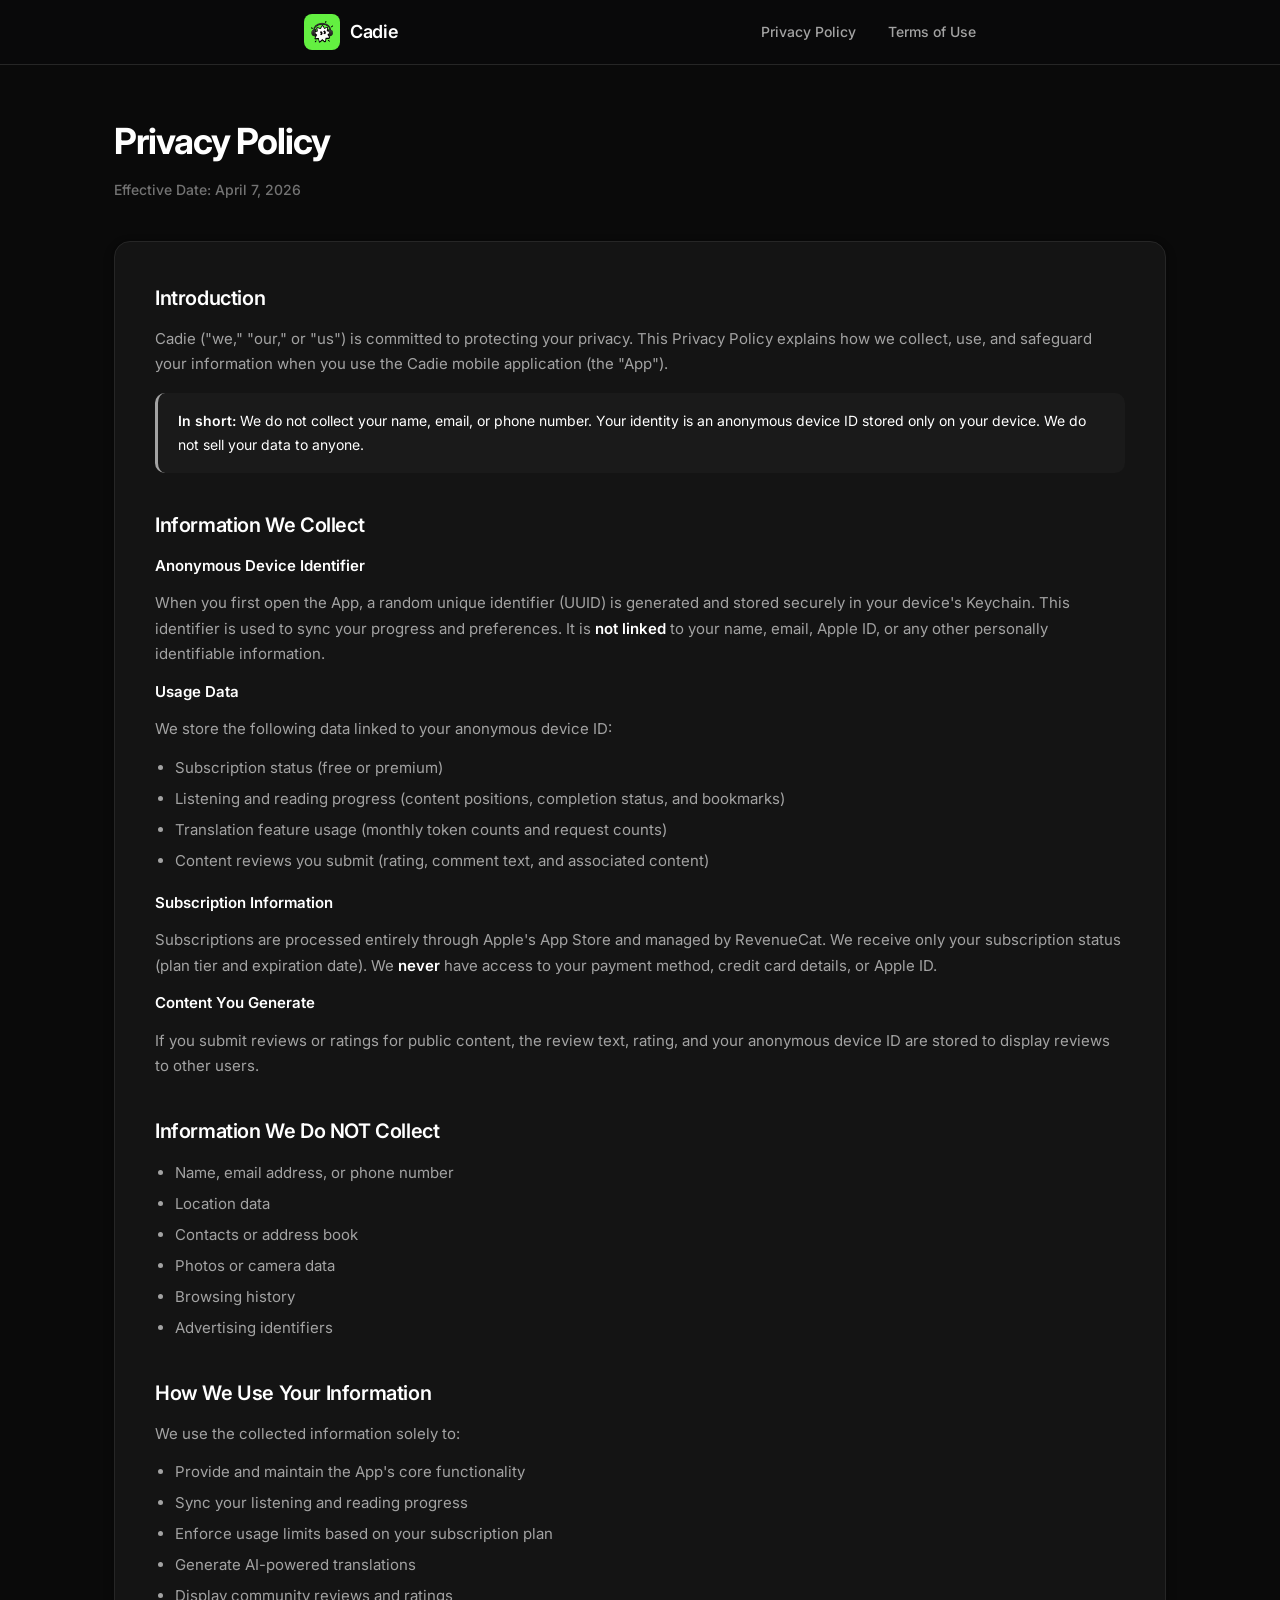
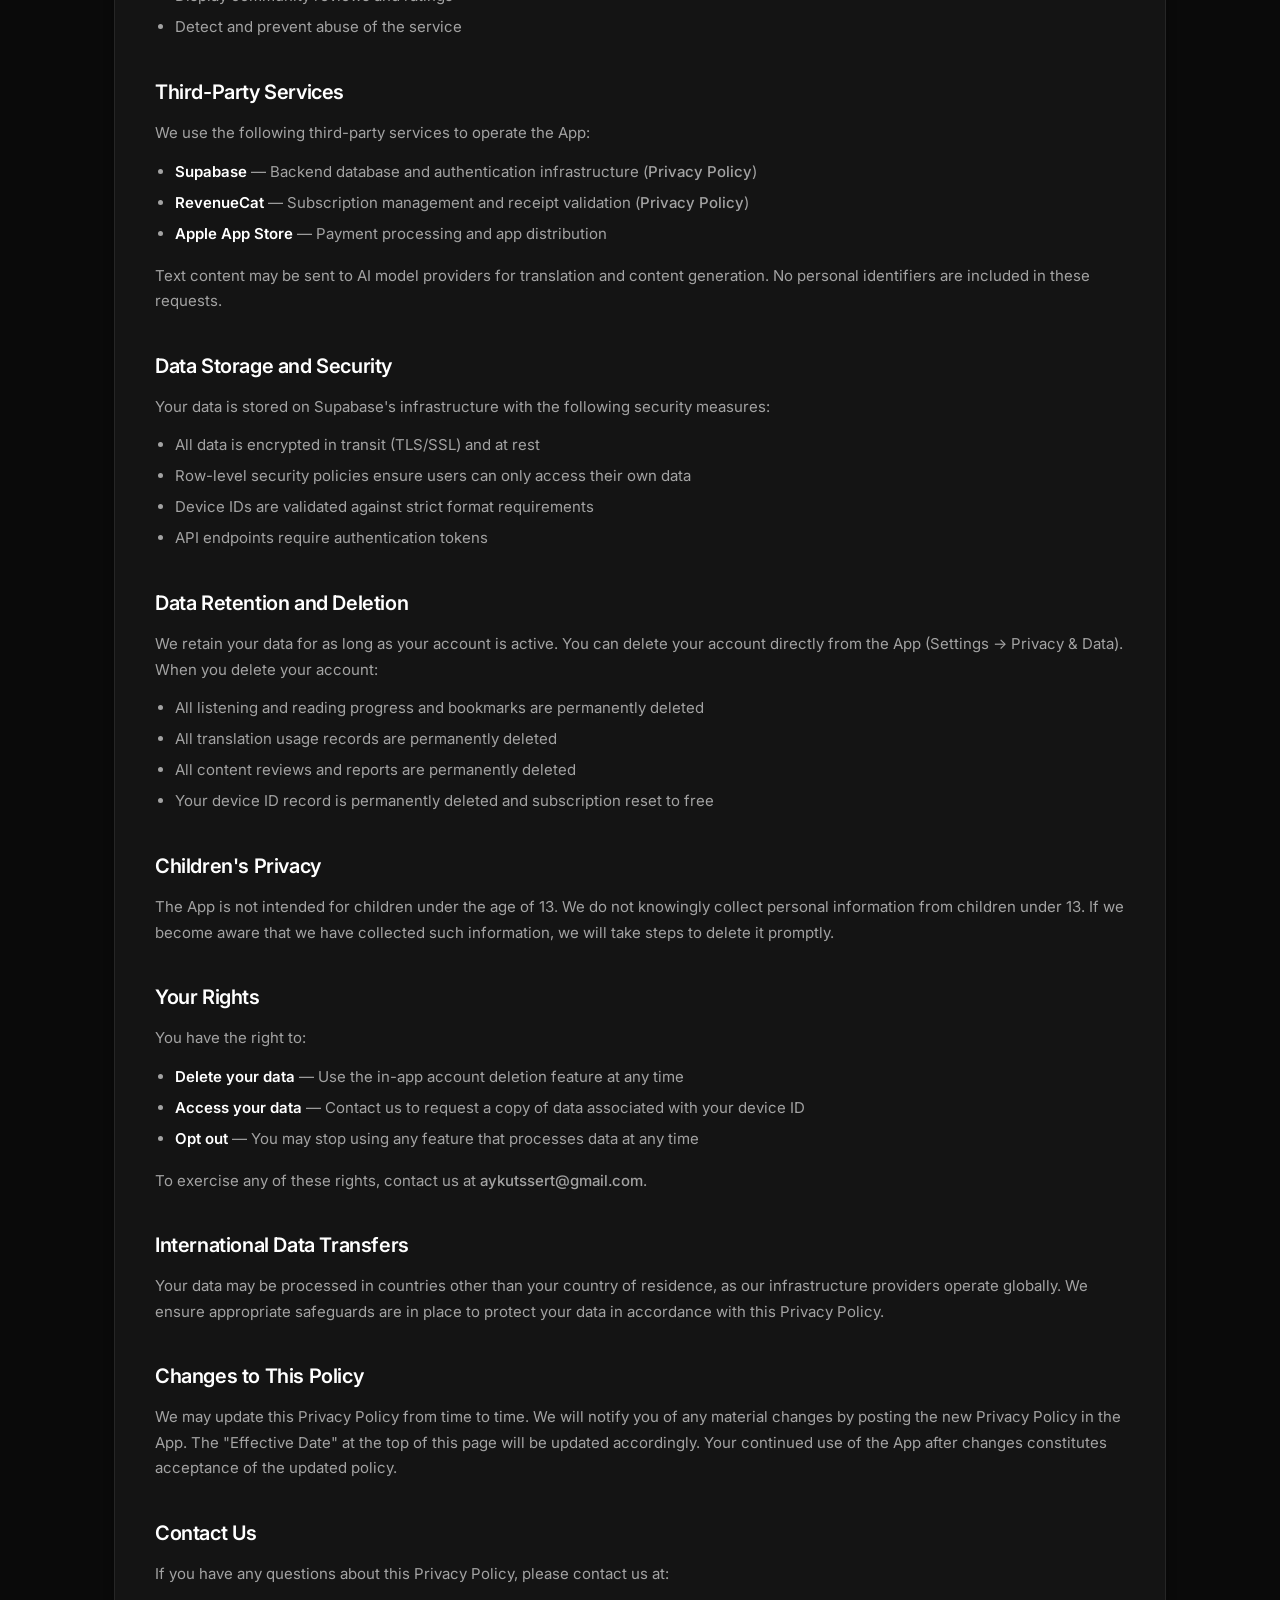
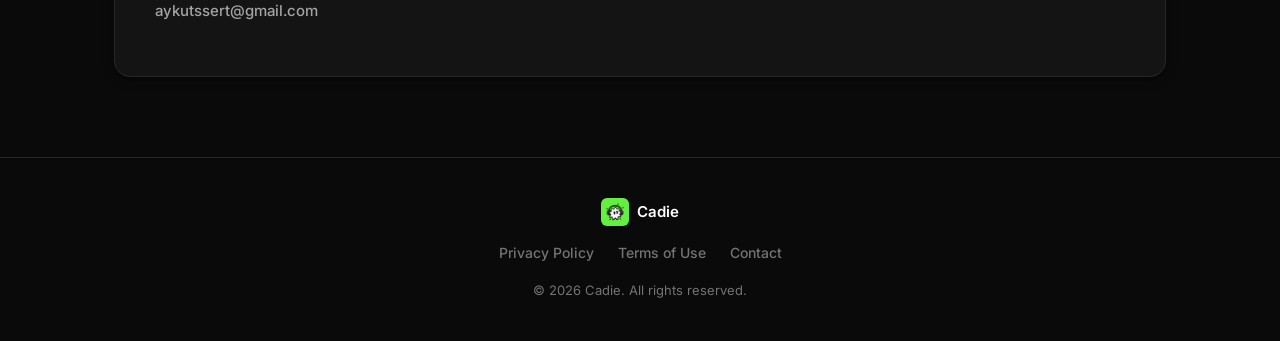
<file: privacy.html>
<!DOCTYPE html>
<html lang="en">
<head>
    <meta charset="UTF-8">
    <meta name="viewport" content="width=device-width, initial-scale=1.0">
    <title>Privacy Policy — Cadie</title>
    <link rel="preconnect" href="https://fonts.googleapis.com">
    <link rel="preconnect" href="https://fonts.gstatic.com" crossorigin>
    <link href="https://fonts.googleapis.com/css2?family=Inter:wght@400;500;600;700&display=swap" rel="stylesheet">
    <link rel="stylesheet" href="style.css">
    <link rel="icon" type="image/svg+xml" href="favicon.svg">
</head>
<body>
    <nav class="navbar">
        <div class="container nav-content">
            <a href="." class="logo">
                <img src="cadie-app-logo.png" alt="" class="nav-logo" width="36" height="36">
                <span class="logo-text">Cadie</span>
            </a>
            <div class="nav-links">
                <a href="privacy.html">Privacy Policy</a>
                <a href="terms.html">Terms of Use</a>
            </div>
        </div>
    </nav>

    <main class="legal-page">
        <div class="container">
            <div class="legal-header">
                <h1>Privacy Policy</h1>
                <p class="legal-date">Effective Date: April 7, 2026</p>
            </div>

            <div class="legal-content">
                <h2>Introduction</h2>
                <p>Cadie ("we," "our," or "us") is committed to protecting your privacy. This Privacy Policy explains how we collect, use, and safeguard your information when you use the Cadie mobile application (the "App").</p>

                <div class="highlight-box">
                    <p><strong>In short:</strong> We do not collect your name, email, or phone number. Your identity is an anonymous device ID stored only on your device. We do not sell your data to anyone.</p>
                </div>

                <h2>Information We Collect</h2>

                <p><strong>Anonymous Device Identifier</strong></p>
                <p>When you first open the App, a random unique identifier (UUID) is generated and stored securely in your device's Keychain. This identifier is used to sync your progress and preferences. It is <strong>not linked</strong> to your name, email, Apple ID, or any other personally identifiable information.</p>

                <p><strong>Usage Data</strong></p>
                <p>We store the following data linked to your anonymous device ID:</p>
                <ul>
                    <li>Subscription status (free or premium)</li>
                    <li>Listening and reading progress (content positions, completion status, and bookmarks)</li>
                    <li>Translation feature usage (monthly token counts and request counts)</li>
                    <li>Content reviews you submit (rating, comment text, and associated content)</li>
                </ul>

                <p><strong>Subscription Information</strong></p>
                <p>Subscriptions are processed entirely through Apple's App Store and managed by RevenueCat. We receive only your subscription status (plan tier and expiration date). We <strong>never</strong> have access to your payment method, credit card details, or Apple ID.</p>

                <p><strong>Content You Generate</strong></p>
                <p>If you submit reviews or ratings for public content, the review text, rating, and your anonymous device ID are stored to display reviews to other users.</p>

                <h2>Information We Do NOT Collect</h2>
                <ul>
                    <li>Name, email address, or phone number</li>
                    <li>Location data</li>
                    <li>Contacts or address book</li>
                    <li>Photos or camera data</li>
                    <li>Browsing history</li>
                    <li>Advertising identifiers</li>
                </ul>

                <h2>How We Use Your Information</h2>
                <p>We use the collected information solely to:</p>
                <ul>
                    <li>Provide and maintain the App's core functionality</li>
                    <li>Sync your listening and reading progress</li>
                    <li>Enforce usage limits based on your subscription plan</li>
                    <li>Generate AI-powered translations</li>
                    <li>Display community reviews and ratings</li>
                    <li>Detect and prevent abuse of the service</li>
                </ul>

                <h2>Third-Party Services</h2>
                <p>We use the following third-party services to operate the App:</p>
                <ul>
                    <li><strong>Supabase</strong> — Backend database and authentication infrastructure (<a href="https://supabase.com/privacy" target="_blank">Privacy Policy</a>)</li>
                    <li><strong>RevenueCat</strong> — Subscription management and receipt validation (<a href="https://www.revenuecat.com/privacy" target="_blank">Privacy Policy</a>)</li>
                    <li><strong>Apple App Store</strong> — Payment processing and app distribution</li>
                </ul>
                <p>Text content may be sent to AI model providers for translation and content generation. No personal identifiers are included in these requests.</p>

                <h2>Data Storage and Security</h2>
                <p>Your data is stored on Supabase's infrastructure with the following security measures:</p>
                <ul>
                    <li>All data is encrypted in transit (TLS/SSL) and at rest</li>
                    <li>Row-level security policies ensure users can only access their own data</li>
                    <li>Device IDs are validated against strict format requirements</li>
                    <li>API endpoints require authentication tokens</li>
                </ul>

                <h2>Data Retention and Deletion</h2>
                <p>We retain your data for as long as your account is active. You can delete your account directly from the App (Settings → Privacy & Data). When you delete your account:</p>
                <ul>
                    <li>All listening and reading progress and bookmarks are permanently deleted</li>
                    <li>All translation usage records are permanently deleted</li>
                    <li>All content reviews and reports are permanently deleted</li>
                    <li>Your device ID record is permanently deleted and subscription reset to free</li>
                </ul>

                <h2>Children's Privacy</h2>
                <p>The App is not intended for children under the age of 13. We do not knowingly collect personal information from children under 13. If we become aware that we have collected such information, we will take steps to delete it promptly.</p>

                <h2>Your Rights</h2>
                <p>You have the right to:</p>
                <ul>
                    <li><strong>Delete your data</strong> — Use the in-app account deletion feature at any time</li>
                    <li><strong>Access your data</strong> — Contact us to request a copy of data associated with your device ID</li>
                    <li><strong>Opt out</strong> — You may stop using any feature that processes data at any time</li>
                </ul>
                <p>To exercise any of these rights, contact us at <a href="mailto:aykutssert@gmail.com">aykutssert@gmail.com</a>.</p>

                <h2>International Data Transfers</h2>
                <p>Your data may be processed in countries other than your country of residence, as our infrastructure providers operate globally. We ensure appropriate safeguards are in place to protect your data in accordance with this Privacy Policy.</p>

                <h2>Changes to This Policy</h2>
                <p>We may update this Privacy Policy from time to time. We will notify you of any material changes by posting the new Privacy Policy in the App. The "Effective Date" at the top of this page will be updated accordingly. Your continued use of the App after changes constitutes acceptance of the updated policy.</p>

                <h2>Contact Us</h2>
                <p>If you have any questions about this Privacy Policy, please contact us at:</p>
                <p><a href="mailto:aykutssert@gmail.com">aykutssert@gmail.com</a></p>
            </div>
        </div>
    </main>

    <footer class="footer">
        <div class="container footer-content">
            <div class="footer-brand">
                <img src="cadie-app-logo.png" alt="" class="footer-logo" width="28" height="28">
                <span class="footer-name">Cadie</span>
            </div>
            <div class="footer-links">
                <a href="privacy.html">Privacy Policy</a>
                <a href="terms.html">Terms of Use</a>
                <a href="mailto:aykutssert@gmail.com">Contact</a>
            </div>
            <p class="footer-copy">&copy; 2026 Cadie. All rights reserved.</p>
        </div>
    </footer>
</body>
</html>
</file>
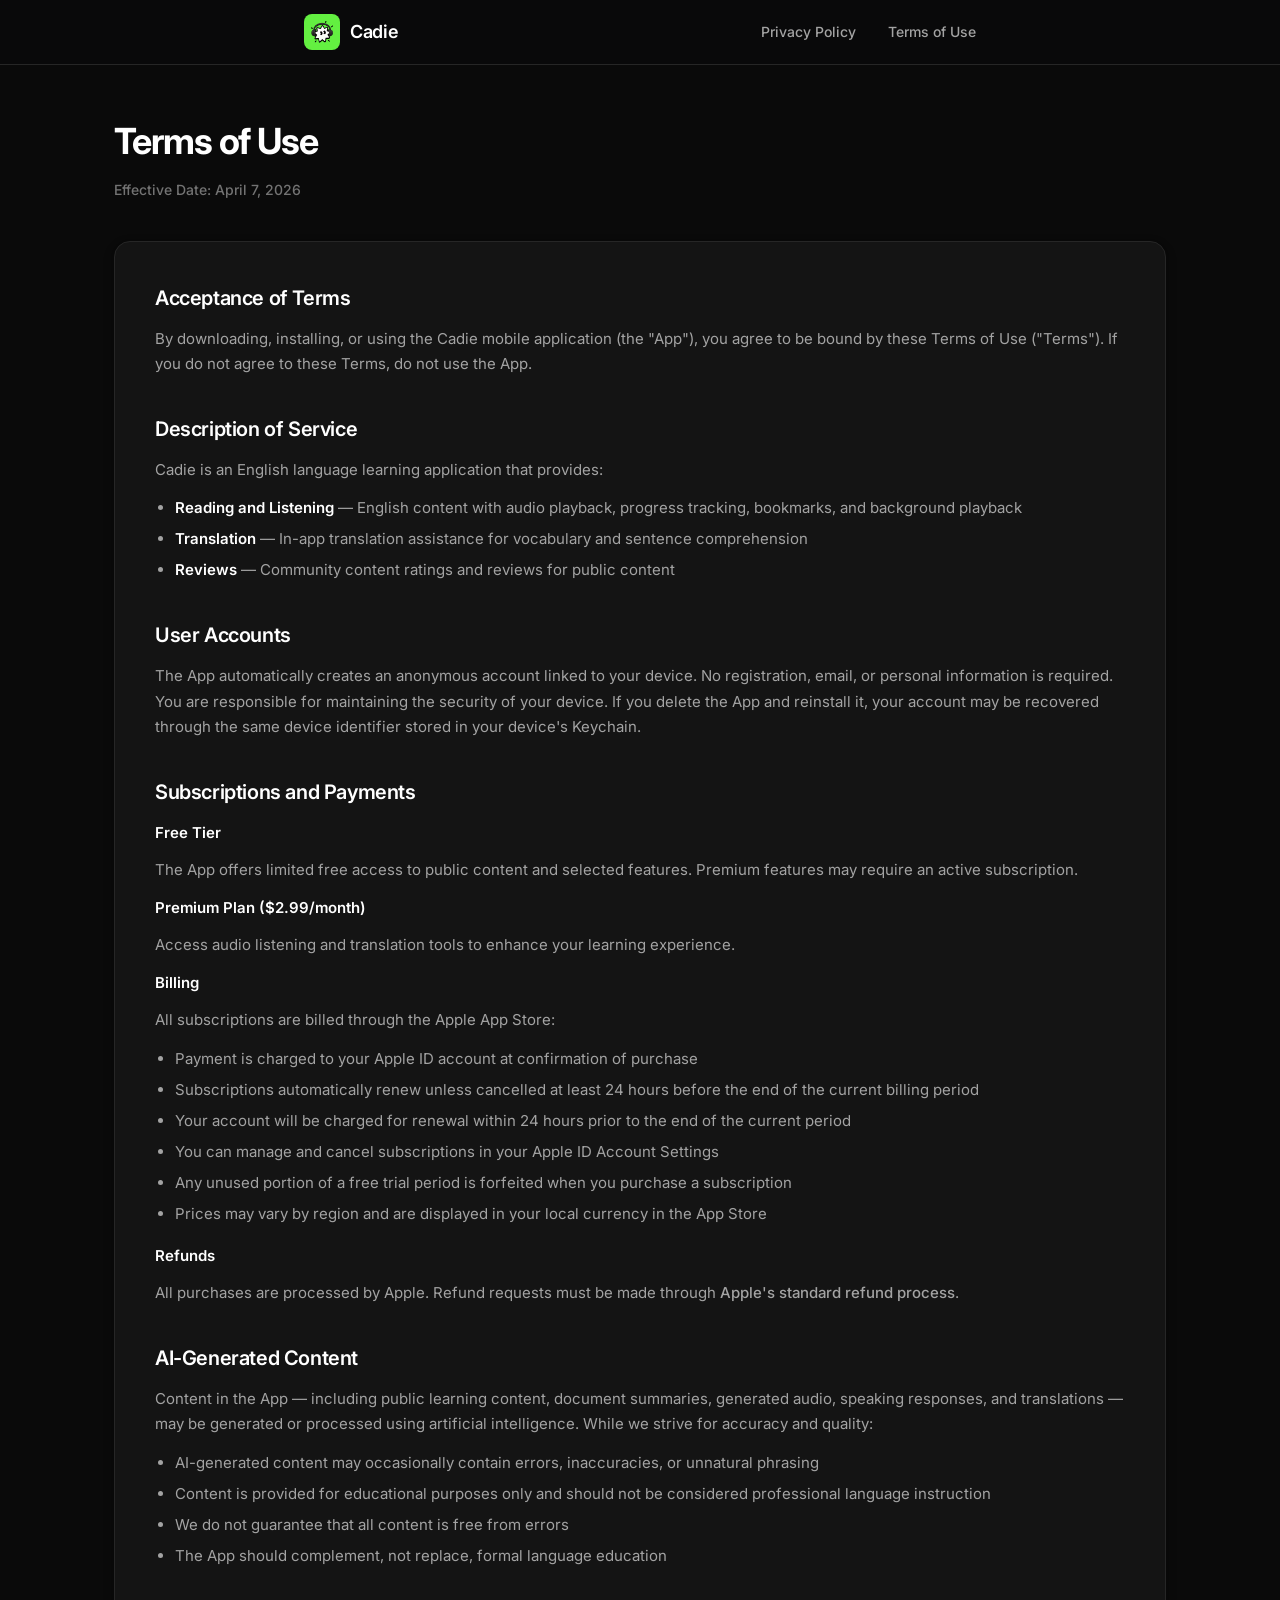
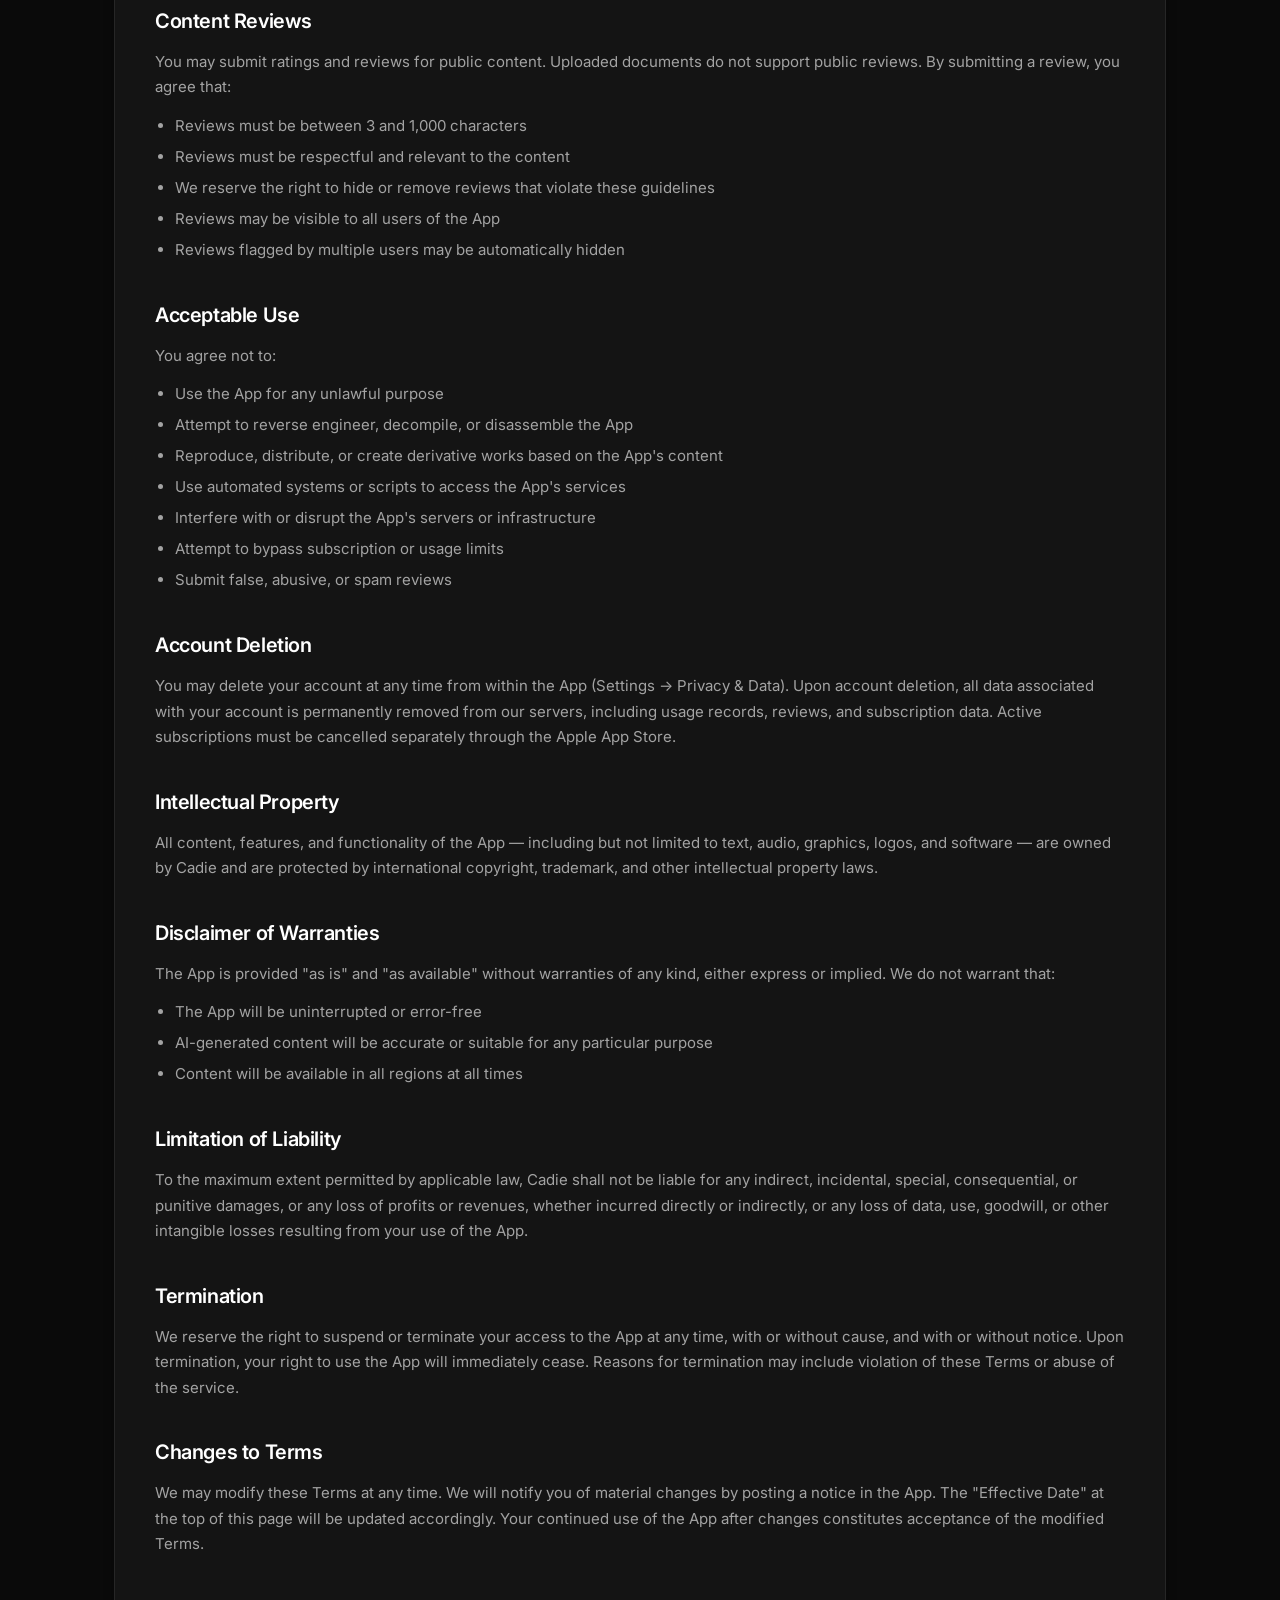
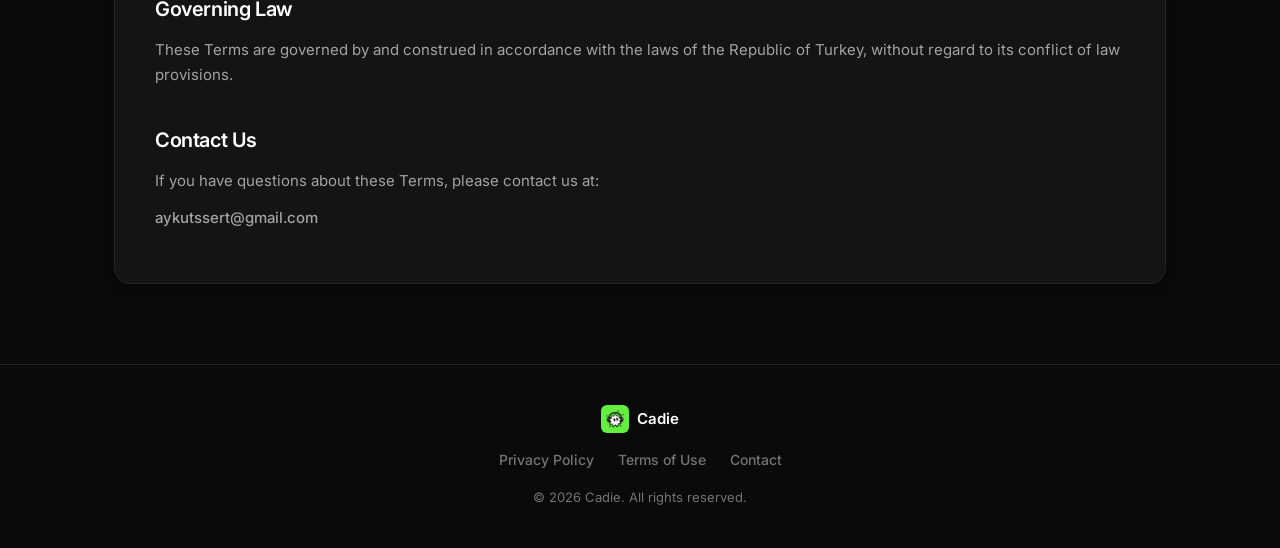
<file: terms.html>
<!DOCTYPE html>
<html lang="en">
<head>
    <meta charset="UTF-8">
    <meta name="viewport" content="width=device-width, initial-scale=1.0">
    <title>Terms of Use — Cadie</title>
    <link rel="preconnect" href="https://fonts.googleapis.com">
    <link rel="preconnect" href="https://fonts.gstatic.com" crossorigin>
    <link href="https://fonts.googleapis.com/css2?family=Inter:wght@400;500;600;700&display=swap" rel="stylesheet">
    <link rel="stylesheet" href="style.css">
    <link rel="icon" type="image/svg+xml" href="favicon.svg">
</head>
<body>
    <nav class="navbar">
        <div class="container nav-content">
            <a href="." class="logo">
                <img src="cadie-app-logo.png" alt="" class="nav-logo" width="36" height="36">
                <span class="logo-text">Cadie</span>
            </a>
            <div class="nav-links">
                <a href="privacy.html">Privacy Policy</a>
                <a href="terms.html">Terms of Use</a>
            </div>
        </div>
    </nav>

    <main class="legal-page">
        <div class="container">
            <div class="legal-header">
                <h1>Terms of Use</h1>
                <p class="legal-date">Effective Date: April 7, 2026</p>
            </div>

            <div class="legal-content">
                <h2>Acceptance of Terms</h2>
                <p>By downloading, installing, or using the Cadie mobile application (the "App"), you agree to be bound by these Terms of Use ("Terms"). If you do not agree to these Terms, do not use the App.</p>

                <h2>Description of Service</h2>
                <p>Cadie is an English language learning application that provides:</p>
                <ul>
                    <li><strong>Reading and Listening</strong> — English content with audio playback, progress tracking, bookmarks, and background playback</li>
                    <li><strong>Translation</strong> — In-app translation assistance for vocabulary and sentence comprehension</li>
                    <li><strong>Reviews</strong> — Community content ratings and reviews for public content</li>
                </ul>

                <h2>User Accounts</h2>
                <p>The App automatically creates an anonymous account linked to your device. No registration, email, or personal information is required. You are responsible for maintaining the security of your device. If you delete the App and reinstall it, your account may be recovered through the same device identifier stored in your device's Keychain.</p>

                <h2>Subscriptions and Payments</h2>

                <p><strong>Free Tier</strong></p>
                <p>The App offers limited free access to public content and selected features. Premium features may require an active subscription.</p>

                <p><strong>Premium Plan ($2.99/month)</strong></p>
                <p>Access audio listening and translation tools to enhance your learning experience.</p>

                <p><strong>Billing</strong></p>
                <p>All subscriptions are billed through the Apple App Store:</p>
                <ul>
                    <li>Payment is charged to your Apple ID account at confirmation of purchase</li>
                    <li>Subscriptions automatically renew unless cancelled at least 24 hours before the end of the current billing period</li>
                    <li>Your account will be charged for renewal within 24 hours prior to the end of the current period</li>
                    <li>You can manage and cancel subscriptions in your Apple ID Account Settings</li>
                    <li>Any unused portion of a free trial period is forfeited when you purchase a subscription</li>
                    <li>Prices may vary by region and are displayed in your local currency in the App Store</li>
                </ul>

                <p><strong>Refunds</strong></p>
                <p>All purchases are processed by Apple. Refund requests must be made through <a href="https://reportaproblem.apple.com" target="_blank">Apple's standard refund process</a>.</p>

                <h2>AI-Generated Content</h2>
                <p>Content in the App — including public learning content, document summaries, generated audio, speaking responses, and translations — may be generated or processed using artificial intelligence. While we strive for accuracy and quality:</p>
                <ul>
                    <li>AI-generated content may occasionally contain errors, inaccuracies, or unnatural phrasing</li>
                    <li>Content is provided for educational purposes only and should not be considered professional language instruction</li>
                    <li>We do not guarantee that all content is free from errors</li>
                    <li>The App should complement, not replace, formal language education</li>
                </ul>

                <h2>Content Reviews</h2>
                <p>You may submit ratings and reviews for public content. Uploaded documents do not support public reviews. By submitting a review, you agree that:</p>
                <ul>
                    <li>Reviews must be between 3 and 1,000 characters</li>
                    <li>Reviews must be respectful and relevant to the content</li>
                    <li>We reserve the right to hide or remove reviews that violate these guidelines</li>
                    <li>Reviews may be visible to all users of the App</li>
                    <li>Reviews flagged by multiple users may be automatically hidden</li>
                </ul>

                <h2>Acceptable Use</h2>
                <p>You agree not to:</p>
                <ul>
                    <li>Use the App for any unlawful purpose</li>
                    <li>Attempt to reverse engineer, decompile, or disassemble the App</li>
                    <li>Reproduce, distribute, or create derivative works based on the App's content</li>
                    <li>Use automated systems or scripts to access the App's services</li>
                    <li>Interfere with or disrupt the App's servers or infrastructure</li>
                    <li>Attempt to bypass subscription or usage limits</li>
                    <li>Submit false, abusive, or spam reviews</li>
                </ul>

                <h2>Account Deletion</h2>
                <p>You may delete your account at any time from within the App (Settings → Privacy & Data). Upon account deletion, all data associated with your account is permanently removed from our servers, including usage records, reviews, and subscription data. Active subscriptions must be cancelled separately through the Apple App Store.</p>

                <h2>Intellectual Property</h2>
                <p>All content, features, and functionality of the App — including but not limited to text, audio, graphics, logos, and software — are owned by Cadie and are protected by international copyright, trademark, and other intellectual property laws.</p>

                <h2>Disclaimer of Warranties</h2>
                <p>The App is provided "as is" and "as available" without warranties of any kind, either express or implied. We do not warrant that:</p>
                <ul>
                    <li>The App will be uninterrupted or error-free</li>
                    <li>AI-generated content will be accurate or suitable for any particular purpose</li>
                    <li>Content will be available in all regions at all times</li>
                </ul>

                <h2>Limitation of Liability</h2>
                <p>To the maximum extent permitted by applicable law, Cadie shall not be liable for any indirect, incidental, special, consequential, or punitive damages, or any loss of profits or revenues, whether incurred directly or indirectly, or any loss of data, use, goodwill, or other intangible losses resulting from your use of the App.</p>

                <h2>Termination</h2>
                <p>We reserve the right to suspend or terminate your access to the App at any time, with or without cause, and with or without notice. Upon termination, your right to use the App will immediately cease. Reasons for termination may include violation of these Terms or abuse of the service.</p>

                <h2>Changes to Terms</h2>
                <p>We may modify these Terms at any time. We will notify you of material changes by posting a notice in the App. The "Effective Date" at the top of this page will be updated accordingly. Your continued use of the App after changes constitutes acceptance of the modified Terms.</p>

                <h2>Governing Law</h2>
                <p>These Terms are governed by and construed in accordance with the laws of the Republic of Turkey, without regard to its conflict of law provisions.</p>

                <h2>Contact Us</h2>
                <p>If you have questions about these Terms, please contact us at:</p>
                <p><a href="mailto:aykutssert@gmail.com">aykutssert@gmail.com</a></p>
            </div>
        </div>
    </main>

    <footer class="footer">
        <div class="container footer-content">
            <div class="footer-brand">
                <img src="cadie-app-logo.png" alt="" class="footer-logo" width="28" height="28">
                <span class="footer-name">Cadie</span>
            </div>
            <div class="footer-links">
                <a href="privacy.html">Privacy Policy</a>
                <a href="terms.html">Terms of Use</a>
                <a href="mailto:aykutssert@gmail.com">Contact</a>
            </div>
            <p class="footer-copy">&copy; 2026 Cadie. All rights reserved.</p>
        </div>
    </footer>
</body>
</html>
</file>
<file: style.css>
/* ============================================
   Cadie — Legal Pages
   Clean, modern, professional
   ============================================ */

:root {
    --bg: #0A0A0A;
    --bg-card: #141414;
    --text-primary: #FFFFFF;
    --text-secondary: #A3A3A3;
    --text-muted: #737373;
    --accent: #FFFFFF;
    --accent-light: #E5E5E5;
    --accent-bg: #1A1A1A;
    --border: #262626;
    --radius: 16px;
    --radius-sm: 10px;
    --shadow: 0 1px 3px rgba(0,0,0,0.3), 0 4px 12px rgba(0,0,0,0.2);
    --shadow-lg: 0 4px 24px rgba(0,0,0,0.4);
}

* {
    margin: 0;
    padding: 0;
    box-sizing: border-box;
}

html {
    scroll-behavior: smooth;
}

body {
    font-family: 'Inter', -apple-system, BlinkMacSystemFont, sans-serif;
    background: var(--bg);
    color: var(--text-primary);
    line-height: 1.6;
    -webkit-font-smoothing: antialiased;
    padding-top: 65px;
}

.container {
    max-width: 1100px;
    margin: 0 auto;
    padding: 0 24px;
}

/* ============================================
   NAVBAR
   ============================================ */

.navbar {
    position: fixed;
    top: 0;
    left: 0;
    right: 0;
    background: rgba(10, 10, 11, 0.85);
    backdrop-filter: blur(20px);
    -webkit-backdrop-filter: blur(20px);
    border-bottom: 1px solid var(--border);
    z-index: 100;
    padding: 14px 0;
}

.nav-content {
    display: flex;
    align-items: center;
    justify-content: space-between;
    max-width: 720px;
}

.logo {
    display: flex;
    align-items: center;
    gap: 10px;
    text-decoration: none;
    color: var(--text-primary);
}

.logo-icon {
    display: flex;
    align-items: center;
    justify-content: center;
    width: 36px;
    height: 36px;
    background: var(--text-primary);
    color: var(--bg);
    border-radius: 10px;
    font-weight: 700;
    font-size: 18px;
}

.nav-logo {
    width: 36px;
    height: 36px;
    border-radius: 8px;
    object-fit: cover;
}

.footer-logo {
    width: 28px;
    height: 28px;
    border-radius: 6px;
    object-fit: cover;
}

.logo-text {
    font-weight: 600;
    font-size: 18px;
    letter-spacing: -0.02em;
}

.nav-links {
    display: flex;
    gap: 32px;
}

.nav-links a {
    font-size: 14px;
    font-weight: 500;
    color: var(--text-secondary);
    text-decoration: none;
    transition: color 0.2s ease;
}

.nav-links a:hover {
    color: var(--text-primary);
}

.nav-toggle {
    display: none;
    flex-direction: column;
    gap: 5px;
    background: none;
    border: none;
    cursor: pointer;
    padding: 8px;
}

.nav-toggle span {
    width: 24px;
    height: 2px;
    background: var(--text-primary);
    transition: all 0.3s ease;
}

.nav-toggle.active span:nth-child(1) {
    transform: rotate(45deg) translate(5px, 5px);
}

.nav-toggle.active span:nth-child(2) {
    opacity: 0;
}

.nav-toggle.active span:nth-child(3) {
    transform: rotate(-45deg) translate(5px, -5px);
}

@media (max-width: 768px) {
    .nav-toggle {
        display: flex;
        z-index: 101;
    }

    .nav-links {
        position: fixed;
        top: 0;
        right: 0;
        width: 280px;
        height: 100vh;
        background: var(--bg-card);
        flex-direction: column;
        gap: 0;
        padding: 80px 32px 32px;
        transform: translateX(100%);
        transition: transform 0.3s ease;
        z-index: 100;
        border-left: 1px solid var(--border);
    }

    .nav-links.active {
        transform: translateX(0);
    }

    .nav-links a {
        padding: 16px 0;
        font-size: 18px;
        border-bottom: 1px solid var(--border);
    }

    .nav-overlay {
        display: none;
        position: fixed;
        top: 0;
        left: 0;
        width: 100%;
        height: 100%;
        background: rgba(0, 0, 0, 0.5);
        z-index: 99;
    }

    .nav-overlay.active {
        display: block;
    }
}

.hero-link {
    display: inline-block;
    margin-top: 20px;
    font-size: 15px;
    color: var(--text-secondary);
    text-decoration: none;
    transition: color 0.2s;
}

.hero-link:hover {
    color: var(--text-primary);
}

/* ============================================
   HERO (index page)
   ============================================ */

.hero {
    padding: 80px 0 60px;
    text-align: center;
}

.hero h1 {
    font-size: 48px;
    font-weight: 700;
    letter-spacing: -0.03em;
    line-height: 1.1;
    margin-bottom: 16px;
}

.gradient-text {
    background: linear-gradient(135deg, #ffffff 0%, #a0a0a0 100%);
    -webkit-background-clip: text;
    -webkit-text-fill-color: transparent;
    background-clip: text;
}

.cadie-orange {
    color: #FF501B;
}

.hero-subtitle {
    font-size: 18px;
    color: var(--text-secondary);
    max-width: 480px;
    margin: 0 auto 32px;
    line-height: 1.6;
}

.hero-features {
    display: flex;
    justify-content: center;
    gap: 12px;
    margin-bottom: 40px;
    flex-wrap: wrap;
}

.feature-pill {
    display: flex;
    align-items: center;
    gap: 8px;
    padding: 10px 20px;
    background: var(--bg-card);
    border: 1px solid var(--border);
    border-radius: 100px;
    font-size: 15px;
    font-weight: 500;
    color: var(--text-primary);
    box-shadow: var(--shadow);
    text-decoration: none;
    cursor: pointer;
}

.feature-icon {
    font-size: 18px;
}

.download-btn {
    display: inline-flex;
    align-items: center;
    gap: 10px;
    padding: 14px 28px;
    background: #E8E8EC;
    color: #0A0A0B;
    text-decoration: none;
    border-radius: 14px;
    font-size: 16px;
    font-weight: 600;
    transition: transform 0.2s, box-shadow 0.2s;
    box-shadow: var(--shadow-lg);
}

.download-btn:hover {
    transform: translateY(-2px);
    box-shadow: 0 8px 24px rgba(0, 0, 0, 0.12);
}

.launch-banner {
    display: flex;
    align-items: center;
    justify-content: center;
    gap: 8px;
    margin: 16px 0 20px 0;
    padding: 8px 16px;
    background: rgba(255, 255, 255, 0.1);
    border: 1px solid rgba(255, 255, 255, 0.2);
    border-radius: 100px;
    backdrop-filter: blur(10px);
    -webkit-backdrop-filter: blur(10px);
    width: fit-content;
    margin-left: auto;
    margin-right: auto;
}

.text-center {
    text-align: center;
}

.launch-badge {
    font-size: 16px;
}

.launch-text {
    font-size: 14px;
    font-weight: 500;
    color: var(--text-primary);
}

.download-btn svg,
.download-btn img {
    width: 28px;
    height: 32px;
    display: block;
    align-self: center;
    transform: translateY(-3px);
}

/* ============================================
   LEGAL PAGES (privacy & terms)
   ============================================ */

.legal-page {
    padding: 48px 0 80px;
}

.legal-header {
    margin-bottom: 40px;
}

.legal-header h1 {
    font-size: 36px;
    font-weight: 700;
    letter-spacing: -0.03em;
    margin-bottom: 8px;
}

.legal-date {
    font-size: 14px;
    color: var(--text-muted);
    font-weight: 500;
}

.legal-content {
    background: var(--bg-card);
    border: 1px solid var(--border);
    border-radius: var(--radius);
    padding: 40px;
    box-shadow: var(--shadow);
}

.legal-content h2 {
    font-size: 20px;
    font-weight: 600;
    letter-spacing: -0.02em;
    margin-top: 36px;
    margin-bottom: 12px;
    color: var(--text-primary);
}

.legal-content h2:first-child {
    margin-top: 0;
}

.legal-content p {
    font-size: 15px;
    line-height: 1.7;
    color: var(--text-secondary);
    margin-bottom: 12px;
}

.legal-content ul {
    margin: 8px 0 16px 20px;
    color: var(--text-secondary);
    font-size: 15px;
    line-height: 1.8;
}

.legal-content li {
    margin-bottom: 4px;
}

.legal-content a {
    color: var(--text-secondary);
    text-decoration: none;
    font-weight: 500;
}

.legal-content a:hover {
    text-decoration: underline;
}

.legal-content strong {
    color: var(--text-primary);
    font-weight: 600;
}

.highlight-box {
    background: var(--accent-bg);
    border-radius: var(--radius-sm);
    padding: 16px 20px;
    margin: 16px 0;
    border-left: 3px solid var(--text-secondary);
}

.highlight-box p {
    color: var(--text-primary);
    margin-bottom: 0;
    font-size: 14px;
}

/* ============================================
   FOOTER
   ============================================ */

.footer {
    border-top: 1px solid var(--border);
    padding: 40px 0;
    text-align: center;
}

.footer-content {
    display: flex;
    flex-direction: column;
    align-items: center;
    gap: 16px;
}

.footer-brand {
    display: flex;
    align-items: center;
    gap: 8px;
}

.footer-name {
    font-weight: 600;
    font-size: 15px;
}

.footer-links {
    display: flex;
    gap: 24px;
}

.footer-links a {
    text-decoration: none;
    color: var(--text-muted);
    font-size: 14px;
    font-weight: 500;
    transition: color 0.2s;
}

.footer-links a:hover {
    color: var(--text-secondary);
}

.footer-copy {
    font-size: 13px;
    color: var(--text-muted);
}

/* ============================================
   RESPONSIVE
   ============================================ */

@media (max-width: 640px) {
    .hero h1 {
        font-size: 32px;
    }

    .hero-subtitle {
        font-size: 16px;
    }

    .legal-header h1 {
        font-size: 28px;
    }

    .legal-content {
        padding: 24px;
    }

    .nav-links {
        gap: 16px;
    }

    .nav-links a {
        font-size: 13px;
    }

    .footer-links {
        gap: 16px;
    }
}

/* ============================================
   APP LOGO (160x160, 4px radius)
   ============================================ */

.app-logo {
    display: flex;
    justify-content: center;
    margin-bottom: 32px;
}

.logo-image {
    width: 160px;
    height: 160px;
    border-radius: 4px;
    object-fit: cover;
    box-shadow: 0 8px 32px rgba(0, 0, 0, 0.4);
}

/* ============================================
   PODCAST PREVIEW SECTION
   ============================================ */

.podcast-preview-section {
    padding: 40px 0;
    background: var(--bg);
}

.podcast-player {
    display: flex;
    align-items: center;
    gap: 20px;
    max-width: 600px;
    margin: 0 auto;
    padding: 20px 24px;
    background: var(--bg-card);
    border: 1px solid var(--border);
    border-radius: 16px;
}

.podcast-play-btn {
    width: 48px;
    height: 48px;
    border-radius: 50%;
    border: 1px solid var(--text-primary);
    background: transparent;
    color: var(--text-primary);
    cursor: pointer;
    display: flex;
    align-items: center;
    justify-content: center;
    flex-shrink: 0;
    transition: all 0.2s ease;
}

.podcast-play-btn:hover {
    background: var(--text-primary);
    color: var(--bg);
}

.podcast-play-btn .hidden {
    display: none;
}

.podcast-waveform {
    flex: 1;
    height: 40px;
    display: flex;
    align-items: center;
}

.waveform-bars {
    display: flex;
    align-items: center;
    gap: 3px;
    width: 100%;
    height: 100%;
}

.waveform-bars span {
    flex: 1;
    background: var(--text-muted);
    border-radius: 2px;
    transition: height 0.3s ease, background 0.2s;
}

.waveform-bars span:nth-child(odd) { height: 40%; }
.waveform-bars span:nth-child(even) { height: 60%; }
.waveform-bars span:nth-child(3n) { height: 80%; }
.waveform-bars span:nth-child(4n) { height: 50%; }
.waveform-bars span:nth-child(5n) { height: 70%; }

.podcast-player.playing .waveform-bars span {
    animation: waveform 0.5s ease-in-out infinite alternate;
}

.podcast-player.playing .waveform-bars span:nth-child(2n) {
    animation-delay: 0.1s;
}

.podcast-player.playing .waveform-bars span:nth-child(3n) {
    animation-delay: 0.2s;
}

@keyframes waveform {
    0% { height: 20%; background: var(--text-muted); }
    100% { height: 90%; background: var(--text-secondary); }
}

.podcast-time {
    font-size: 13px;
    color: var(--text-secondary);
    font-variant-numeric: tabular-nums;
    flex-shrink: 0;
    min-width: 80px;
    text-align: right;
}

.podcast-label {
    text-align: center;
    font-size: 13px;
    color: var(--text-muted);
    margin-top: 12px;
}

@media (max-width: 640px) {
    .podcast-player {
        padding: 16px 20px;
        gap: 16px;
    }

    .podcast-play-btn {
        width: 44px;
        height: 44px;
    }

    .podcast-time {
        font-size: 12px;
        min-width: 70px;
    }
}

/* ============================================
   MARQUEE SECTION
   ============================================ */

.marquee-section {
    padding: 40px 0;
    overflow: hidden;
    display: flex;
    flex-direction: column;
    gap: 16px;
}

.marquee-row {
    overflow: hidden;
    width: 100%;
    position: relative;
}

.marquee-row::before,
.marquee-row::after {
    content: '';
    position: absolute;
    top: 0;
    bottom: 0;
    width: 200px;
    z-index: 10;
    pointer-events: none;
}

.marquee-row::before {
    left: 0;
    background: linear-gradient(to right, #0A0A0B 10%, transparent 100%);
}

.marquee-row::after {
    right: 0;
    background: linear-gradient(to left, #0A0A0B 10%, transparent 100%);
}

.marquee-track {
    display: flex;
    gap: 16px;
    width: max-content;
}

.marquee-right .marquee-track {
    animation: marquee-right 120s linear infinite;
}

.marquee-left .marquee-track {
    animation: marquee-left 120s linear infinite;
}

.marquee-item {
    width: 140px;
    height: auto;
    border-radius: 8px;
    flex-shrink: 0;
}

.marquee-item img {
    width: 100%;
    height: auto;
    display: block;
    border-radius: 8px;
}

@keyframes marquee-right {
    0% {
        transform: translateX(0);
    }
    100% {
        transform: translateX(-50%);
    }
}

@keyframes marquee-left {
    0% {
        transform: translateX(-50%);
    }
    100% {
        transform: translateX(0);
    }
}

/* Pause animation on hover */
.marquee-row:hover .marquee-track {
    animation-play-state: paused;
}

/* ============================================
   SCROLL-DRIVEN PHONE MOCKUP SECTION
   ============================================ */

.features-scroll-section {
    padding: 80px 0;
    background: var(--bg);
}

.features-scroll-container {
    display: grid;
    grid-template-columns: 1fr 360px;
    gap: 80px;
    align-items: start;
}

/* Left: Text content */
.features-text-content {
    display: flex;
    flex-direction: column;
    gap: 0;
}

.feature-step {
    min-height: 70vh;
    display: flex;
    flex-direction: column;
    justify-content: center;
    padding: 40px 0;
    opacity: 0.3;
    transition: opacity 0.5s ease;
}

.feature-step.active {
    opacity: 1;
}

.step-number {
    font-size: 14px;
    font-weight: 500;
    color: var(--text-muted);
    margin-bottom: 16px;
    letter-spacing: 0.02em;
}

.feature-step h2 {
    font-size: 40px;
    font-weight: 700;
    letter-spacing: -0.02em;
    margin-bottom: 16px;
    line-height: 1.2;
    color: var(--text-primary);
}

.feature-step p {
    font-size: 16px;
    line-height: 1.6;
    color: var(--text-secondary);
    max-width: 440px;
}

/* Right: Sticky phone mockup with raw images */
.phone-mockup-container {
    position: sticky;
    top: 80px;
    height: fit-content;
}

.raw-phone-container {
    position: relative;
    width: 260px;
    height: auto;
}

.raw-phone-container img {
    width: 100%;
    height: auto;
    display: block;
    border-radius: 12px;
    box-shadow: 0 25px 80px rgba(0, 0, 0, 0.4);
}

.raw-phone-img {
    position: absolute;
    top: 0;
    left: 0;
    opacity: 0;
    transition: opacity 0.5s ease;
}

.raw-phone-img.active {
    opacity: 1;
    position: relative;
}

/* Visibility utilities */
.desktop-only {
    display: block;
}

.mobile-only {
    display: none;
}

/* Responsive */
@media (max-width: 1024px) {
    .desktop-only {
        display: none !important;
    }

    .mobile-only {
        display: block !important;
    }

    .features-scroll-container {
        grid-template-columns: 1fr;
        gap: 40px;
    }

    .features-text-content {
        display: none;
    }

    /* Mobile Single Phone Carousel with raw images */
    .mobile-carousel {
        width: 100%;
        padding: 20px 0;
        touch-action: pan-y;
    }

    .mobile-raw-container {
        position: relative;
        width: 240px;
        margin: 0 auto 32px;
        height: auto;
    }

    .mobile-raw-container img {
        width: 100%;
        height: auto;
        display: block;
        border-radius: 12px;
        box-shadow: 0 20px 60px rgba(0, 0, 0, 0.3);
    }

    .mobile-raw-img {
        position: absolute;
        top: 0;
        left: 0;
        opacity: 0;
        transition: opacity 0.3s ease;
    }

    .mobile-raw-img.active {
        opacity: 1;
        position: relative;
    }

    .mobile-text-content {
        text-align: center;
        min-height: 140px;
        position: relative;
    }

    .mobile-text-slide {
        position: absolute;
        top: 0;
        left: 0;
        right: 0;
        opacity: 0;
        transform: translateX(20px);
        transition: opacity 0.3s ease, transform 0.3s ease;
        pointer-events: none;
    }

    .mobile-text-slide.active {
        opacity: 1;
        transform: translateX(0);
        pointer-events: auto;
    }

    .mobile-text-slide .step-number {
        font-size: 14px;
        font-weight: 500;
        color: var(--text-muted);
        margin-bottom: 12px;
        display: block;
    }

    .mobile-text-slide h3 {
        font-size: 28px;
        font-weight: 700;
        margin-bottom: 12px;
        color: var(--text-primary);
    }

    .mobile-text-slide p {
        font-size: 16px;
        color: var(--text-secondary);
        max-width: 300px;
        margin: 0 auto;
        line-height: 1.5;
    }

    .carousel-dots {
        display: flex;
        justify-content: center;
        gap: 10px;
        margin-top: 24px;
    }

    .carousel-dots .dot {
        width: 8px;
        height: 8px;
        border-radius: 50%;
        border: none;
        background: var(--text-muted);
        cursor: pointer;
        transition: background 0.2s, transform 0.2s, width 0.2s;
        padding: 0;
    }

    .carousel-dots .dot.active {
        background: var(--text-primary);
        transform: scale(1.2);
    }

    .feature-step {
        min-height: auto;
        padding: 60px 0;
    }

    .feature-step h2 {
        font-size: 32px;
    }
}

/* ============================================
   ACTORS SECTION
   ============================================ */

.actors-section {
    padding: 100px 0;
    background: var(--bg);
}

.actors-header {
    text-align: center;
    margin-bottom: 60px;
}

.actors-header h2 {
    font-size: 42px;
    font-weight: 700;
    margin-bottom: 12px;
    color: var(--text-primary);
}

.actors-header p {
    font-size: 16px;
    color: var(--text-secondary);
}

.actors-grid {
    display: flex;
    gap: 24px;
    justify-content: center;
    max-width: 1000px;
    margin: 0 auto;
}

.actor-card {
    position: relative;
    width: 180px;
    height: 360px;
    border-radius: 24px;
    overflow: hidden;
    cursor: pointer;
    pointer-events: auto;
    transition: all 0.4s cubic-bezier(0.4, 0, 0.2, 1);
    flex-shrink: 0;
    z-index: 1;
    transform: scale(1);
}

@media (hover: hover) {
    .actor-card:hover {
        transform: scale(1.1);
        z-index: 100;
        box-shadow: 0 30px 60px rgba(0, 0, 0, 0.6);
    }
}

.actor-image {
    width: 100%;
    height: 100%;
    position: relative;
}

.actor-image img {
    width: 100%;
    height: 100%;
    object-fit: cover;
    object-position: center top;
}

.actor-info {
    position: absolute;
    bottom: 0;
    left: 0;
    right: 0;
    padding: 20px;
    background: linear-gradient(to top, rgba(0,0,0,0.9) 0%, rgba(0,0,0,0.5) 50%, transparent 100%);
    opacity: 0;
    transform: translateY(20px);
    transition: all 0.3s ease;
}

@media (hover: hover) {
    .actor-card:hover .actor-info {
        opacity: 1;
        transform: translateY(0);
    }
}

.actor-card.playing::after {
    content: '';
    position: absolute;
    top: 16px;
    right: 16px;
    width: 12px;
    height: 12px;
    background: var(--text-primary);
    border-radius: 50%;
    animation: pulse 1s ease-in-out infinite;
}

@keyframes pulse {
    0%, 100% { opacity: 1; transform: scale(1); }
    50% { opacity: 0.5; transform: scale(1.2); }
}

.actor-info h3 {
    font-size: 22px;
    font-weight: 600;
    color: #fff;
    margin-bottom: 6px;
}

.actor-accent {
    display: inline-block;
    font-size: 13px;
    color: var(--text-secondary);
    background: rgba(255,255,255,0.1);
    padding: 4px 12px;
    border-radius: 12px;
    margin-bottom: 10px;
}

.actor-info p {
    font-size: 14px;
    color: rgba(255,255,255,0.8);
    line-height: 1.4;
}

/* Mobile */
@media (max-width: 900px) {
    .actors-section {
        padding: 60px 0;
    }

    .actors-header h2 {
        font-size: 32px;
    }

    .actors-grid {
        position: relative;
        width: 280px;
        height: 360px;
        margin: 0 auto;
        touch-action: pan-y;
        user-select: none;
    }

    .actor-card {
        position: absolute;
        top: 0;
        left: 0;
        width: 100%;
        height: 100%;
        border-radius: 24px;
        opacity: 0;
        transition: opacity 0.3s ease;
        pointer-events: none;
        z-index: 1;
    }

    .actor-card.active {
        opacity: 1;
        pointer-events: auto;
        z-index: 10;
    }

    .actor-card .actor-info {
        opacity: 1;
        transform: translateY(0);
        padding: 20px;
    }

    .actor-info h3 {
        font-size: 24px;
    }

    .actor-accent {
        font-size: 13px;
        padding: 4px 12px;
    }

    .actor-info p {
        font-size: 15px;
    }

    .actors-dots {
        display: flex;
        justify-content: center;
        align-items: center;
        gap: 10px;
        margin-top: 24px;
        width: 100%;
        text-align: center;
    }

    .actors-dot {
        width: 10px;
        height: 10px;
        border-radius: 50%;
        background: var(--text-muted);
        border: none;
        padding: 0;
        cursor: pointer;
        transition: background 0.2s;
    }

    .actors-dot.active {
        background: var(--text-primary);
    }
}

/* ============================================
   WHY CASIE SECTION
   ============================================ */

.why-section {
    padding: 100px 0;
    background: var(--bg-card);
    border-top: 1px solid var(--border);
    border-bottom: 1px solid var(--border);
}

.why-header {
    text-align: center;
    margin-bottom: 60px;
}

.why-header h2 {
    font-size: 42px;
    font-weight: 700;
    letter-spacing: -0.02em;
    margin-bottom: 12px;
    color: var(--text-primary);
}

.why-header p {
    font-size: 16px;
    color: var(--text-secondary);
}

.why-grid {
    display: grid;
    grid-template-columns: repeat(2, 1fr);
    gap: 24px;
    max-width: 680px;
    margin: 0 auto;
}

.why-card {
    background: var(--bg);
    border: 1px solid var(--border);
    border-radius: 16px;
    padding: 32px 28px;
}

.why-icon {
    font-size: 36px;
    margin-bottom: 16px;
}

.why-card h3 {
    font-size: 20px;
    font-weight: 600;
    color: var(--text-primary);
    margin-bottom: 12px;
    letter-spacing: -0.01em;
}

.why-card p {
    font-size: 15px;
    color: var(--text-secondary);
    line-height: 1.6;
}

@media (max-width: 900px) {
    .why-section {
        padding: 60px 0;
    }

    .why-header h2 {
        font-size: 32px;
    }

    .why-grid {
        grid-template-columns: 1fr;
        max-width: 480px;
    }
}

/* ============================================
   CTA SECTION
   ============================================ */

.cta-section {
    padding: 100px 0;
    background: var(--bg);
    border-top: 1px solid var(--border);
}

.cta-content {
    text-align: center;
    display: flex;
    flex-direction: column;
    align-items: center;
    gap: 16px;
}

.cta-content h2 {
    font-size: 42px;
    font-weight: 700;
    letter-spacing: -0.02em;
    color: var(--text-primary);
}

.cta-content p {
    font-size: 16px;
    color: var(--text-secondary);
    margin-bottom: 8px;
}

@media (max-width: 640px) {
    .cta-section {
        padding: 60px 0;
    }

    .cta-content h2 {
        font-size: 28px;
    }
}

/* ============================================
   PRICING SECTION
   ============================================ */

.pricing-section {
    padding: 100px 0;
    background: var(--bg);
}

.pricing-header {
    text-align: center;
    margin-bottom: 60px;
}

.pricing-header h2 {
    font-size: 42px;
    font-weight: 700;
    margin-bottom: 12px;
    color: var(--text-primary);
}

.pricing-header p {
    font-size: 16px;
    color: var(--text-secondary);
}

.pricing-grid {
    display: grid;
    grid-template-columns: repeat(2, 1fr);
    gap: 24px;
    max-width: 1000px;
    margin: 0 auto;
}

.pricing-card {
    background: var(--bg-card);
    border: 1px solid var(--border);
    border-radius: 16px;
    padding: 32px;
    position: relative;
    transition: box-shadow 0.2s ease;
}

.pricing-card:hover {
    box-shadow: 0 20px 40px rgba(0, 0, 0, 0.3);
}

.pricing-card.popular {
    border: 1px solid var(--text-secondary);
}

.pricing-badge {
    position: absolute;
    top: -12px;
    left: 50%;
    transform: translateX(-50%);
    background: var(--text-primary);
    color: var(--bg);
    font-size: 12px;
    font-weight: 600;
    padding: 6px 16px;
    border-radius: 20px;
}

.pricing-card-header {
    margin-bottom: 12px;
}

.pricing-card-header h3 {
    font-size: 22px;
    font-weight: 600;
    color: var(--text-primary);
    margin-bottom: 8px;
}

.price {
    font-size: 36px;
    font-weight: 700;
    color: var(--text-primary);
}

.price span {
    font-size: 16px;
    font-weight: 400;
    color: var(--text-secondary);
}

.pricing-summary {
    font-size: 14px;
    color: var(--text-secondary);
    margin-bottom: 24px;
    line-height: 1.5;
}

.pricing-features {
    list-style: none;
    display: flex;
    flex-direction: column;
    gap: 14px;
}

.pricing-features li {
    display: flex;
    align-items: center;
    gap: 10px;
    font-size: 14px;
    color: var(--text-primary);
}

.pricing-features > li > span {
    background: #ffffff;
    color: #0A0A0B;
    border-radius: 5px;
    padding: 4px 10px;
}

.pricing-features svg {
    color: var(--text-secondary);
    flex-shrink: 0;
}

/* Responsive */
@media (max-width: 900px) {
    .pricing-grid {
        grid-template-columns: 1fr;
        max-width: 400px;
        margin: 0 auto;
    }

    .pricing-header h2 {
        font-size: 32px;
    }
}
</file>
